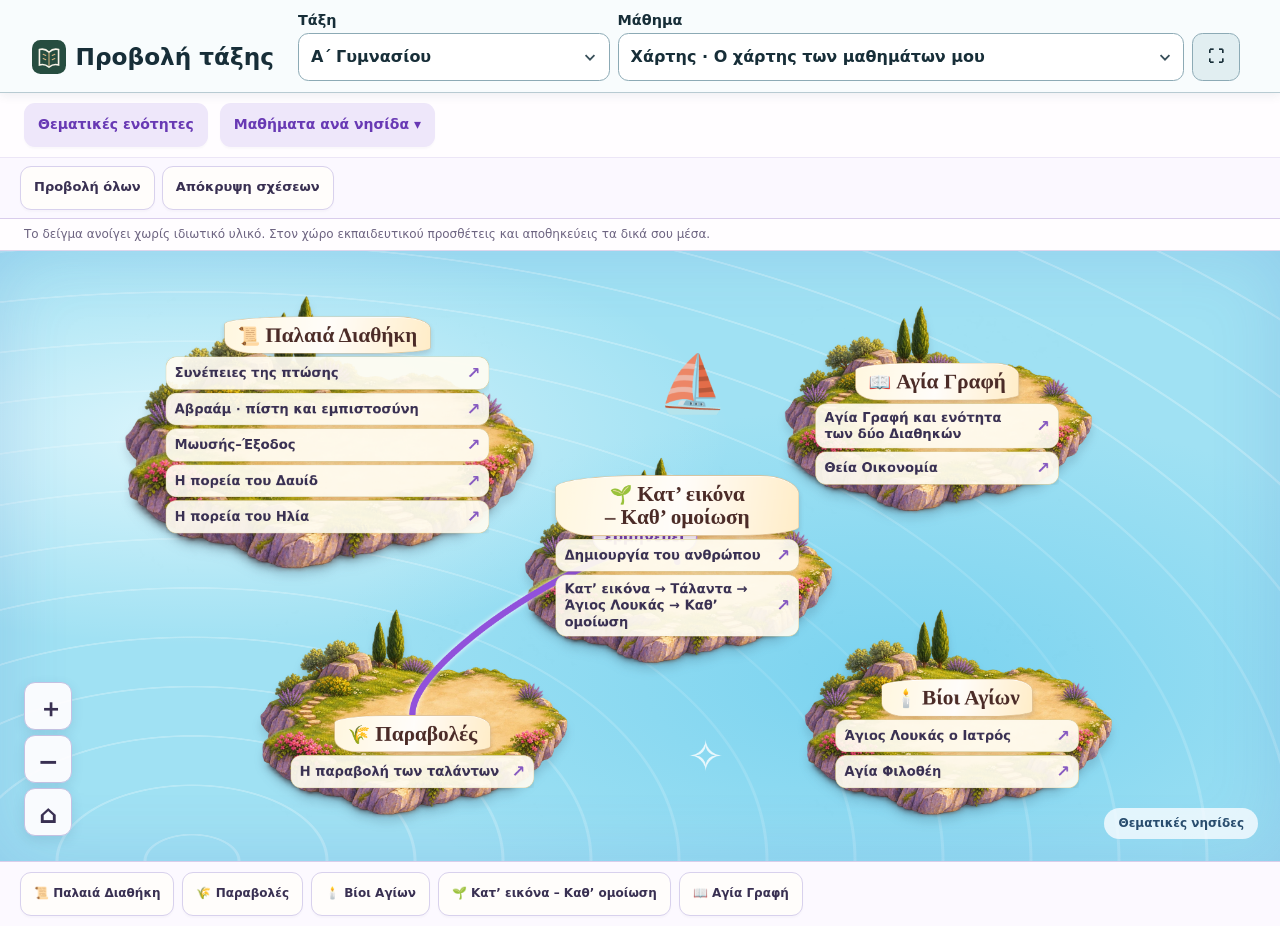
<file: index.html>
<!doctype html>
<html lang="el">
<head>
  <meta charset="utf-8">
  <meta name="viewport" content="width=device-width, initial-scale=1">
  <meta name="theme-color" content="#213e48">
  <title>Προβολή τάξης · Personal Page Pilot</title>
  <link rel="icon" href="icon.svg" type="image/svg+xml">
  <link rel="stylesheet" href="lesson-map.css">
  <link rel="stylesheet" href="classroom.css">
  <script type="module" src="classroom.mjs"></script>
</head>
<body>
  <header class="classroom-bar">
    <h1><img src="icon.svg" width="34" height="34" alt="">Προβολή τάξης</h1>
    <nav id="classroom-nav" aria-label="Επιλογή τάξης και μαθήματος" hidden>
      <label>Τάξη<select id="class-grade"></select></label>
      <label>Μάθημα<select id="class-lesson"></select></label>
      <button type="button" id="class-today" hidden>Σήμερα</button>
      <button type="button" id="class-fullscreen" hidden aria-label="Πλήρης οθόνη">⛶</button>
    </nav>
  </header>
  <div id="classroom-message" role="status"></div>
  <main id="classroom-map">
    <section class="classroom-empty" aria-live="polite">Φορτώνεται η προβολή τάξης…</section>
  </main>
</body>
</html>
</file>
<file: lesson-map.css>
/* The map owns its presentation surface; teacher history stays in the host app. */
#app>.lesson-map{max-width:none;width:100%;padding:0;margin:0;min-height:100dvh;color:#25213c;font-family:ui-rounded,"SF Pro Rounded",system-ui,-apple-system,BlinkMacSystemFont,"Segoe UI",sans-serif;background:#f7f5ff;display:flex;flex-direction:column}
.lesson-map *{box-sizing:border-box}.lesson-map button,.lesson-map input,.lesson-map select,.lesson-map textarea{font:inherit}.lesson-map button,.lesson-map a{touch-action:manipulation}
.lesson-map button{border:1px solid #d8d1ed;background:#fffdfb;color:#393052;border-radius:11px;padding:10px 13px;min-height:44px;font-weight:650;cursor:pointer;line-height:1.25;box-shadow:0 2px 2px #29194706}
.lesson-map button:hover{background:#f2ebff;border-color:#a68cde}.lesson-map button:disabled{opacity:.4;cursor:default}.lesson-map button:focus-visible,.lesson-map a:focus-visible,.lesson-map input:focus-visible,.lesson-map select:focus-visible,.lesson-map textarea:focus-visible{outline:3px solid #b27bff;outline-offset:3px}
.lesson-map button[aria-pressed=true],.lesson-map .lm-primary{background:#7043c7;border-color:#7043c7;color:#fff}.lesson-map .lm-primary:hover{background:#5c31ad}.lesson-map a{color:#5a329c;text-decoration:none;font-weight:650}
.lm-header{padding:12px 24px;display:flex;align-items:center;justify-content:space-between;gap:18px;background:linear-gradient(100deg,#fffcff,#f1eaff 60%,#e9f7ff);border-bottom:1px solid #d3caee;box-shadow:0 3px 20px #5e3e7210;z-index:3}
.lesson-map .lm-brand{display:flex;gap:12px;align-items:center;text-align:left;background:none;border:0;box-shadow:none;padding:0}.lm-brand>span{font-size:46px}.lm-brand strong{display:block;font-size:25px;letter-spacing:-.7px;color:#29213e}.lm-brand small{display:block;font-size:13px;font-weight:500;color:#736b87;margin-top:4px}
.lm-context{display:flex;flex-direction:column;gap:4px;align-items:center;font-size:14px;font-weight:650}.lm-privacy{font-size:11px;font-weight:500;color:#716980}.lm-header-actions{display:flex;gap:8px;align-items:center}.lm-header-actions>a{padding:12px;border:1px solid #cfc0e9;border-radius:12px}
.lm-breadcrumb{display:flex;align-items:center;gap:12px;padding:10px 24px;min-height:61px;font-size:14px;background:#fffdff}.lm-breadcrumb>span{color:#888096}.lm-breadcrumb>strong{max-width:65%;overflow:hidden;text-overflow:ellipsis;white-space:nowrap}.lesson-map .lm-breadcrumb>button{background:#eee7fa;border-color:transparent;color:#6839b4}.lm-version-badge{font-size:12px;background:#fff0d3;border-radius:20px;padding:5px 10px}
.lm-toolbar,.lm-presentation-tools{padding:8px 20px;display:flex;gap:7px;align-items:center;flex-wrap:wrap;border-top:1px solid #ece6f7;border-bottom:1px solid #d9cdec;background:#fbf8ff;z-index:3}.lm-toolbar>button,.lm-presentation-tools>button{font-size:13px}.lm-toolbar-spacer{flex:1}.lm-separator{width:1px;height:26px;background:#d8cde7;margin:0 4px}.lesson-map .lm-save{background:#e9f4ed;color:#235e42;border-color:#badac8}
.lm-status{padding:7px 24px;min-height:31px;font-size:12px;color:#6d6481;background:#fffdff;display:flex;align-items:center;gap:12px}.lm-status.lm-error{background:#fff0e9;color:#8c301f}.lm-status>button{font-size:12px;min-height:32px;padding:6px 10px}
.lm-main{display:flex;flex:1;min-height:0;border-top:1px solid #ded6ec}.lm-viewport{position:relative;flex:1;min-width:0;overflow:hidden;height:clamp(460px,calc(100dvh - 290px),1000px);touch-action:none;isolation:isolate;background-color:#a0e1f3;background-image:radial-gradient(ellipse at 15% 30%,#effcffbf,transparent 35%),radial-gradient(ellipse at 70% 70%,#61c9ed99,transparent 45%),repeating-radial-gradient(ellipse at 15% 100%,transparent 0 45px,#f9feff44 46px 48px,transparent 49px 88px);box-shadow:inset 0 0 70px #4369c42a}
.lm-city .lm-viewport{background-color:#eee5cf;background-image:radial-gradient(ellipse at 50% 44%,#fff8e8cc 5%,#ede7e099 45%,transparent 70%),radial-gradient(ellipse at 0 100%,#d2e4c8,transparent 35%),radial-gradient(ellipse at 100% 0,#e2d8ed,transparent 35%),repeating-linear-gradient(35deg,#ffffff15 0 2px,transparent 3px 28px);box-shadow:inset 0 0 80px #85659a20}
.lm-world{position:absolute;left:0;top:0;width:1600px;height:900px;transform-origin:0 0;will-change:transform}.lm-node{position:absolute;isolation:auto;transition:filter .15s;user-select:none}.lm-node.lm-selected .lm-node-title{outline:4px solid #b277e7;outline-offset:3px}.lm-node.lm-hidden-building{opacity:.5}.lm-sprite{position:absolute;width:100%;height:100%;object-fit:contain;pointer-events:none;filter:drop-shadow(0 12px 7px #30485d2b)}
.lm-node-content{position:absolute;left:6%;right:6%;bottom:4%;display:flex;flex-direction:column;align-items:center;gap:5px;z-index:6}.lm-island .lm-node-content{bottom:17%;left:12%;right:12%;max-height:83%}.lesson-map .lm-node-title{font-family:Georgia,"Times New Roman",serif;font-size:31px;line-height:1.1;min-height:48px;padding:10px 20px;background:linear-gradient(100deg,#fff7df,#fffdfa 50%,#ffedc8);color:#4b2b27;border:1px solid #dfc295;border-radius:36% 16% 28% 14% / 20% 32% 15% 35%;box-shadow:0 5px 9px #483a4a30,0 1px 0 #fff inset;max-width:100%;text-wrap:balance}.lm-node-title>span{display:inline-block;margin-right:8px;font-family:system-ui;font-size:29px}.lesson-map .lm-island .lm-node-title{font-size:34px}.lm-island-lessons{display:flex;flex-direction:column;gap:5px;width:100%;min-height:0;overflow-y:auto;overscroll-behavior-y:contain;scrollbar-width:thin;touch-action:pan-y}.lesson-map .lm-island-lessons>button{display:flex;flex:none;min-width:0;overflow-wrap:anywhere;align-items:center;justify-content:space-between;gap:10px;font-size:21px;text-align:left;background:#fffcf2ed;border:1px solid #dbcf9f;border-radius:17px;min-height:46px;padding:9px 13px;box-shadow:0 4px 8px #4b3c3820}.lm-island-lessons>button>span{color:#8659c1;font-size:26px}.lm-island-empty{display:block;text-align:center;font-size:19px;color:#59734c;font-weight:650;background:#faffdfaa;border-radius:20px;padding:9px}
.lesson-map .lm-building-open{border-radius:24px;border:2px solid #bda5d5;background:#fffdf5ee;min-height:45px;font-size:21px;padding:8px 20px;box-shadow:0 4px 6px #5c385121}.lm-building .lm-node-title{font-size:30px}.lm-building .lm-node-content{bottom:-1%}.lesson-map .lm-drag,.lesson-map .lm-resize{position:absolute;width:48px;height:48px;min-height:48px;border-radius:50%;z-index:7;padding:0;font-size:30px;border:2px solid #c19ee6;background:#fff8ffde;color:#654087;box-shadow:0 3px 5px #59336e33;touch-action:none}.lm-drag{left:6%;top:12%;cursor:grab!important}.lm-resize{right:4%;bottom:-1%;cursor:nwse-resize!important}.lm-node:not(.lm-selected) .lm-resize{opacity:.3}.lm-unrevealed{filter:grayscale(1);opacity:.22}.lm-unrevealed-label{font-size:60px;color:#6b5677}
.lm-threads,.lm-city-paths{position:absolute;inset:0;width:1600px;height:900px;overflow:visible;pointer-events:none}.lm-threads{z-index:4}.lm-threads path{stroke:#9151db;stroke-width:10;stroke-linecap:round;fill:none;filter:drop-shadow(0 0 4px white)}.lm-threads foreignObject{overflow:visible;pointer-events:auto;display:flex;justify-content:center}.lesson-map .lm-thread-label{display:block;max-width:280px;min-height:40px;font-size:23px;font-weight:750;border-radius:28px;background:#fff6ff;border:2px solid #c79aef;padding:8px 18px;box-shadow:0 3px 8px #7b50ab40;margin:0 auto;color:#743ca9}.lm-city-paths{z-index:-1}.lm-city-paths path{stroke:#fff9e1;stroke-width:39;fill:none;stroke-linecap:round;stroke-dasharray:2 10;filter:drop-shadow(0 2px 3px #b7a89d55)}
.lm-plaza{position:absolute;left:39%;top:38%;width:22%;height:24%;display:flex;flex-direction:column;align-items:center;justify-content:center;text-align:center;padding:20px 12px;background:radial-gradient(ellipse,#fff9ec 30%,#f7eacf9e 65%,transparent 70%);border-radius:50%;filter:drop-shadow(0 4px 9px #796c5933)}.lm-plaza>span{font-size:36px;color:#b18c42}.lm-plaza>h2{font-size:29px;line-height:1.2;margin:4px 0;font-family:Georgia,serif;color:#513b53}.lm-plaza>small{font-size:18px;text-transform:uppercase;letter-spacing:2px;color:#967c67}.lm-sea-decor{position:absolute;opacity:.8}.lm-sea-a{font-size:90px;left:47%;top:10%}.lm-sea-b{font-size:70px;left:50%;top:78%;color:#fff}
.lm-zoom-controls{position:absolute;bottom:25px;left:24px;display:flex;flex-direction:column;gap:5px;z-index:8}.lesson-map .lm-zoom-controls>button{width:48px;height:48px;font-size:25px;background:#fffdfff0;box-shadow:0 4px 12px #35567a22;border-color:#c4c1e2}.lm-canvas-caption{position:absolute;right:22px;bottom:22px;font-size:12px;font-weight:650;color:#294d6e;background:#f8fcffcc;border-radius:22px;padding:7px 14px;pointer-events:none}.lm-city .lm-canvas-caption{color:#796350;background:#fff8eccc}
.lm-inspector{width:306px;flex:0 0 306px;background:linear-gradient(#fffdfd,#f9f5ff);border-left:1px solid #d9ceeb;padding:20px 18px;max-height:clamp(460px,calc(100dvh - 290px),1000px);overflow:auto;font-size:13px;box-shadow:-7px 0 20px #745ca30b;z-index:4}.lm-inspector h2{font-size:18px;line-height:1.3;margin:0 0 15px}.lm-inspector h3{font-size:13px;font-weight:750;margin:24px 0 11px;color:#6a547c;text-transform:uppercase;letter-spacing:.4px}.lm-inspector p{color:#7a6c87;line-height:1.7}.lm-panel-symbol{font-size:42px;color:#ae7ad8;display:block;margin:10px 0 14px}.lm-panel-heading{display:flex;gap:8px;justify-content:space-between}.lm-panel-heading>button{min-height:32px;width:32px;height:32px;padding:0;flex-shrink:0}.lm-panel-buttons{display:flex;gap:6px;flex-wrap:wrap}.lm-inspector button{font-size:12px}.lm-inspector>.lm-primary{width:100%}.lm-material-list{padding:0;list-style:none;display:flex;flex-direction:column;gap:9px}.lm-material-list>li{border:1px solid #e3d9ed;border-radius:12px;padding:9px;background:#fff}.lm-material-list>li>div{display:flex;gap:5px;justify-content:flex-end;margin-top:5px}.lesson-map .lm-entry-open{text-align:left;width:100%;font-size:13px;min-height:35px;border:0;box-shadow:none;padding:2px 0;background:none}.lm-material-list>li>div>button{padding:3px 8px;min-height:33px}.lm-reveal-order{padding:0;list-style:none}.lm-reveal-order>li{display:flex;justify-content:space-between;gap:10px;align-items:center;margin-bottom:6px}.lm-reveal-order>li>button{min-height:32px;padding:4px 10px}.lm-connection-list>div{background:#fff;border:1px solid #e3d9ed;border-radius:12px;margin-bottom:8px;padding:9px}.lm-connection-list label{display:flex;gap:7px}.lm-connection-list button{min-height:30px;font-size:11px;padding:5px 9px}
.lm-quick-nav{display:flex;gap:8px;padding:10px 20px;border-top:1px solid #d9ceeb;background:#fcf9ff;overflow:auto}.lm-quick-nav>button{white-space:nowrap;font-size:12px;font-weight:600}.lm-after-lesson{text-align:right;padding:8px 20px;background:#fffdfd}.lm-after-lesson button{font-size:12px;min-height:36px}
.lesson-map .lm-dialog{color:#2e2740;border:1px solid #d7c8e8;padding:0;border-radius:22px;width:min(620px,calc(100vw - 28px));max-height:calc(100dvh - 30px);box-shadow:0 24px 100px #22133855;background:#fffdfb;margin:auto}.lm-dialog::backdrop{background:#21182d88;backdrop-filter:blur(5px)}.lm-dialog>header{display:flex;gap:12px;align-items:center;justify-content:space-between;padding:18px 23px;border-bottom:1px solid #e4d9ee;background:linear-gradient(110deg,#fff9ed,#f5edff)}.lm-dialog>header>h2{font-size:20px;line-height:1.3;margin:0}.lesson-map .lm-close{width:44px;height:44px;flex-shrink:0;padding:0;font-size:20px}.lm-dialog-body{padding:22px;overflow:auto}.lm-form{display:flex;flex-direction:column;gap:16px}.lm-form label{display:flex;flex-direction:column;gap:7px;font-size:13px;font-weight:650}.lm-form label>span{font-weight:450;color:#84758d}.lm-form input,.lm-form select,.lm-form textarea{border:1px solid #d4c4e3;border-radius:10px;background:#fff;padding:11px 12px;width:100%;color:#332a43;min-height:44px}.lm-form textarea{resize:vertical;line-height:1.6}.lm-form .lm-check{flex-direction:row;align-items:center}.lm-check input{width:22px;min-height:22px}.lm-form-actions{display:flex;justify-content:flex-end;gap:9px}.lm-form-error:empty{display:none}.lm-form-row{display:flex;gap:12px}.lm-form-row>label{flex:1}.lm-import-choices{display:grid;grid-template-columns:1fr 1fr;gap:12px}.lesson-map .lm-import-choices>button{display:flex;flex-direction:column;gap:8px;align-items:center;justify-content:center;min-height:145px;background:#fbf8ff}.lm-import-choices>button>span{font-size:32px}.lm-import-choices strong{font-size:15px}.lm-import-choices small{font-size:11px;font-weight:500;color:#81708e}
.lesson-map .lm-viewer{width:min(1500px,calc(100vw - 28px));height:min(1000px,calc(100dvh - 28px));max-width:none}.lm-viewer .lm-dialog-body{padding:0;height:calc(100% - 81px);display:flex;flex-direction:column;overflow:hidden}.lm-viewer-controls,.lm-image-tools,.lm-pdf-tools{display:flex;gap:7px;padding:10px 16px;align-items:center;flex-wrap:wrap;background:#f9f5ff;border-bottom:1px solid #e6ddee}.lm-viewer-controls>select{flex:1;min-width:100px;min-height:44px;border:1px solid #d8cae5;border-radius:11px;padding:8px;background:#fff;font-size:14px}.lm-viewer-controls>button,.lm-image-tools>button{font-size:12px}.lm-viewer-status{padding:6px 18px;font-size:12px;color:#7b6b8a;min-height:30px}.lm-viewer-media{flex:1;min-height:0;display:flex;flex-direction:column;overflow:auto;background:#f6f2ef}.lm-reading{max-width:900px;padding:35px 45px;margin:0 auto;font-size:clamp(18px,2vw,27px);line-height:1.85;color:#3f3546;background:#fffdf6;width:100%;overflow:auto;user-select:text}.lm-reading>h3{font-size:1.2em;color:#6a428c;margin:0 0 24px}.lm-empty{text-align:center;max-width:680px;margin:auto;padding:50px 20px;line-height:1.8}.lm-empty>span{font-size:62px;color:#b389cf}.lm-empty>h3{font-size:24px;color:#65417d}.lm-empty a{display:inline-block;padding:11px 20px;margin-top:12px;background:#eee3f7;border-radius:11px}.lm-image-tools{padding:7px 12px}.lm-image-tools>button{padding:8px 10px;min-height:39px}.lm-image-viewport{flex:1;min-height:0;overflow:auto;background:repeating-conic-gradient(#eeeaf0 0% 25%,#f7f4fa 0% 50%) 50% / 20px 20px;touch-action:pan-x pan-y}.lm-image-page{position:relative;width:100%;line-height:0;min-width:100px}.lm-image-page>img{display:block;width:100%;height:auto;pointer-events:none;user-select:none}.lm-image-overlay{position:absolute;inset:0;width:100%;height:100%;overflow:visible}.lm-image-overlay polyline{fill:none;stroke-linecap:round;stroke-linejoin:round;vector-effect:non-scaling-stroke}.lm-ink{stroke:#e75833;stroke-width:5}.lm-relation-line{stroke:#8446dc;stroke-width:6;filter:drop-shadow(0 0 2px #fff)}.lm-image-overlay text{font:bold 22px system-ui;fill:#5c299a;paint-order:stroke;stroke:#fffaf1;stroke-width:7px;stroke-linejoin:round}.lm-region{fill:#ffe24e33;stroke:#d78728;stroke-width:3;vector-effect:non-scaling-stroke}.lm-image-curtain{position:absolute;inset:0;background:linear-gradient(120deg,#ebdef8,#fff6df);display:grid;place-items:center;font-size:90px;color:#b594ce;line-height:1}.lm-image-curtain[hidden]{display:none}.lm-resource-link{display:flex;gap:15px;align-items:center;justify-content:space-between;padding:9px 16px;background:#fffbf6;font-size:12px}.lm-resource-link>span{font-size:11px;color:#806f83}.lm-resource-link>button{font-size:11px;min-height:34px;padding:7px 10px}.lm-region-buttons{display:flex;gap:6px;padding:5px 12px;flex-wrap:wrap;background:#fff9ec}.lm-region-buttons:empty{display:none}.lm-region-buttons>button{font-size:12px;min-height:34px;padding:5px 10px}.lm-html-frame{width:100%;flex:1;border:0;min-height:400px;background:#fff}.lm-pdf-page{overflow:auto;padding:15px;flex:1;min-height:0}.lm-pdf-page>canvas{display:block;margin:0 auto;background:#fff;box-shadow:0 3px 18px #45334e29}.lm-pdf-tools{justify-content:center}.lm-synthesis{padding:30px;max-width:1100px;margin:auto;display:flex;flex-direction:column;gap:20px}.lm-synthesis article{padding:25px;background:#faf5ff;border:1px solid #e1d3ee;border-radius:20px;text-align:center}.lm-synthesis article[hidden]{display:none}.lm-synthesis article>p{display:flex;gap:18px;align-items:center;justify-content:center;flex-wrap:wrap;font-size:24px}.lm-synthesis em{font-style:normal;background:#ece0ff;padding:10px 20px;border-radius:30px;color:#733fa7}.lm-synthesis article>div{font-size:21px;line-height:1.7;color:#776181}.lm-relation-phrase{font-size:23px;line-height:1.7;padding:15px}.lm-load-error{padding:50px}
.canvas-review{margin:24px 0;padding:20px;background:#f8f3ff;border:1px solid #dcd0ec;border-radius:16px}.canvas-review h2{font-size:20px}.canvas-review-buildings{display:grid;gap:10px;margin:15px 0}.canvas-review-buildings>div{padding:12px;background:white;border-radius:10px}.canvas-review-buildings strong{display:block;margin-bottom:8px}.canvas-review label{display:block;margin:6px 0;font-size:13px}.canvas-review textarea{display:block;width:100%;min-height:80px;border:1px solid #d4c4e3;border-radius:9px;padding:10px;font:inherit}.canvas-review input[type=checkbox]{margin-right:7px;width:18px;height:18px;vertical-align:middle}
@media(min-width:1900px){.lm-inspector{width:350px;flex-basis:350px}.lm-header{padding-inline:36px}.lm-toolbar{padding-inline:30px}}
@media(max-width:1000px){.lm-header{padding:9px 14px;gap:10px}.lm-brand strong{font-size:21px}.lm-brand small{font-size:11px}.lm-brand>span{font-size:36px}.lm-context{font-size:12px}.lm-inspector{width:260px;flex-basis:260px;padding:16px 12px}.lm-toolbar{padding:8px 12px}.lm-toolbar>button{font-size:12px}.lm-toolbar-spacer{display:none}.lm-breadcrumb{padding-inline:14px}.lm-status{padding-inline:14px}.lm-reading{padding:25px}.lm-resource-link>span{display:none}}
@media(max-width:700px){.lm-header{flex-wrap:wrap}.lm-brand strong{font-size:20px}.lm-header-actions{margin-left:auto}.lm-header-actions>button{font-size:12px;padding:8px;min-height:42px}.lm-context{display:none}.lm-breadcrumb{gap:7px;min-height:53px;padding:7px 10px}.lm-breadcrumb>span:not(.lm-version-badge){display:none}.lm-breadcrumb>button{font-size:11px;padding:8px}.lm-breadcrumb>strong{font-size:12px;max-width:55%;white-space:normal}.lm-toolbar{gap:5px;flex-wrap:nowrap;overflow:auto;padding:7px 9px}.lm-toolbar>button{white-space:nowrap;flex-shrink:0;font-size:11px}.lm-separator{flex-shrink:0}.lm-status{font-size:10px;min-height:36px;padding:6px 10px}.lm-main{flex-direction:column}.lm-viewport{flex:none;width:100%;height:max(390px,calc(100dvh - 295px));min-height:390px}.lm-inspector{width:100%;flex:0 0 auto;max-height:340px;border-left:0;border-top:1px solid #ddcfea;padding:14px 17px}.lm-inspector h3{margin-top:17px}.lm-inspector>.lm-panel-symbol{display:none}.lm-inspector>p{font-size:12px}.lm-zoom-controls{bottom:12px;left:12px}.lesson-map .lm-zoom-controls>button{width:44px;height:44px}.lm-canvas-caption{font-size:9px;right:10px;bottom:12px;max-width:65%}.lm-quick-nav{padding:8px 10px;gap:6px}.lm-quick-nav>button{font-size:12px;min-height:44px}.lm-presentation-tools{flex-wrap:nowrap;overflow:auto;padding:7px 10px}.lm-presentation-tools>button{white-space:nowrap;font-size:11px}.lm-after-lesson{padding:7px 10px}.lm-after-lesson>button{font-size:11px;width:100%}.lm-dialog>header{padding:12px 16px}.lm-dialog>header>h2{font-size:17px}.lm-dialog-body{padding:16px}.lm-form-row{flex-direction:column}.lm-import-choices{gap:8px}.lm-import-choices small{font-size:10px}.lm-import-choices>button{padding:10px}.lesson-map .lm-viewer{width:calc(100vw - 10px);height:calc(100dvh - 12px);max-height:calc(100dvh - 12px);border-radius:14px}.lm-viewer .lm-dialog-body{height:calc(100% - 70px)}.lm-viewer-controls{gap:4px;padding:7px}.lm-viewer-controls>button{font-size:10px;padding:8px;min-height:40px}.lm-viewer-controls>select{font-size:12px;min-width:100px;flex-basis:50%;order:-1}.lm-viewer-controls>[data-fullscreen]{display:none}.lm-image-tools{gap:4px;padding:7px;flex-wrap:nowrap;overflow:auto;flex-shrink:0}.lm-image-tools>button{white-space:nowrap;font-size:11px;min-height:44px}.lm-reading{padding:24px 20px;font-size:19px}.lm-synthesis{padding:17px}.lm-synthesis article{padding:16px}.lm-synthesis article>p{font-size:18px;gap:9px}.lm-synthesis article>div{font-size:17px}}
@media(prefers-reduced-motion:reduce){.lesson-map *{transition:none!important;scroll-behavior:auto!important}}

/* Notes import stays a scrolling form, rather than a media viewer. */
.lesson-map .lm-dialog:has(.ni-steps){width:min(1120px,calc(100vw - 28px));height:auto}
.lm-dialog:has(.ni-steps) .lm-dialog-body{display:block;height:auto;max-height:calc(100dvh - 125px);overflow:auto;padding:22px}
.ni-steps{display:flex;gap:10px;flex-wrap:wrap;margin-bottom:20px}.ni-steps>span{padding:9px 14px;border-radius:20px;background:#f3edf8;color:#786d86;font-size:13px}.ni-steps>.active{background:#7750af;color:white}
.ni-file-label{display:flex;flex-direction:column;gap:12px;padding:20px;border:1px dashed #bba4d4;border-radius:16px;background:#fcf8ff}.ni-file-label input{font:inherit}
.ni-help,.ni-warning{font-size:13px;line-height:1.6;color:#6e6277}.ni-warning{padding:12px;background:#fff3d9;border-radius:10px}
.ni-region-controls{display:flex;align-items:center;gap:10px;flex-wrap:wrap;margin:15px 0}.ni-region-controls label{display:flex;gap:10px;align-items:center}.ni-region-controls select{padding:10px;border:1px solid #d4c4e3;border-radius:10px;max-width:100%}
.ni-source-page{position:relative;max-width:650px;margin:15px auto;border:1px solid #d4c4e3;line-height:0}.ni-source-page>canvas{width:100%;height:auto}.ni-source-page>svg{position:absolute;inset:0;width:100%;height:100%;touch-action:none;cursor:crosshair}.ni-source-page rect{fill:#9c61e323;stroke:#8b40cc;stroke-width:4;vector-effect:non-scaling-stroke}
.ni-region-row{display:flex;justify-content:space-between;align-items:center;padding:8px 0;border-bottom:1px solid #ece4f3;font-size:14px}
.ni-review fieldset{border:1px solid #ded0ec;padding:18px;border-radius:15px}.ni-review input[type=checkbox]{width:22px;min-height:22px;flex-shrink:0}.ni-review .ni-crop-choice,.ni-result>label{display:flex;flex-direction:row;align-items:center;flex-wrap:wrap;gap:12px;font-size:15px}.ni-crop-choice>img{display:block;width:100%;max-height:360px;object-fit:contain;object-position:left;border:1px solid #eee6f2;margin:10px 0 20px;background:#fafafa}
.ni-result{padding:17px;border:1px solid #dfd2eb;border-radius:14px;margin:12px 0;background:#fff}.ni-result p,.ni-result small{font-size:13px;line-height:1.6;color:#776681}.ni-result>select{max-width:320px;margin-top:7px}.ni-review [data-matches]{max-height:480px;overflow:auto;padding:3px}.ni-review [data-selected]{position:sticky;bottom:0;background:#f4edf9;padding:12px;border-radius:12px}.ni-review [data-error]{color:#b52c40}.ni-review .lm-form-actions{flex-wrap:wrap}
@media(max-width:700px){.lm-dialog:has(.ni-steps) .lm-dialog-body{padding:15px}.ni-steps{gap:5px}.ni-steps>span{font-size:11px;padding:8px}.ni-result{padding:12px}.ni-region-controls select{font-size:12px}.ni-region-row{font-size:12px}}

/* Map context and the teacher's cross-lesson atlas. */
.lm-context{display:flex;align-items:center;gap:9px;flex-wrap:wrap}.lm-map-picker{display:flex;flex-direction:column;gap:3px;font-size:11px;font-weight:700;color:#6a547c}.lm-map-picker select{max-width:300px;min-height:38px;border:1px solid #cfc1df;border-radius:10px;padding:6px 9px;background:#fff;color:#372d48;font:inherit;font-size:12px}.lm-shared-notice{margin:0;padding:9px 24px;background:#e9f4ff;color:#284f75;font-size:12px;line-height:1.5}.lm-style-jerusalem .lm-viewport{background-color:#d9c49c;background-image:radial-gradient(ellipse at 20% 20%,#faf0d8c9,transparent 50%),repeating-radial-gradient(ellipse at 10% 100%,transparent 0 55px,#fff3d330 56px 58px,transparent 59px 100px)}.lm-style-jerusalem.lm-city .lm-viewport{background-color:#e6d4b4;background-image:radial-gradient(ellipse,#fff8e4a8,transparent 65%),repeating-linear-gradient(25deg,#bba98618 0 2px,transparent 3px 32px)}.lm-style-mediterranean .lm-viewport{background-color:#82cad9;background-image:radial-gradient(ellipse at 20% 20%,#e1f6f9b0,transparent 45%),repeating-radial-gradient(ellipse at 10% 100%,transparent 0 55px,#fff8dd55 56px 58px,transparent 59px 100px)}.lm-style-mediterranean.lm-city .lm-viewport{background-color:#e3d9bf;background-image:radial-gradient(ellipse,#fff8e5c9,transparent 60%),linear-gradient(130deg,#8ebfc250,transparent 45%)}.lm-style-mediterranean .lm-node-title{border-color:#b59d79}.lm-style-jerusalem .lm-node-title{color:#66462c}.lm-atlas.lm-viewer .lm-dialog-body{display:block;overflow:auto;padding:18px 22px}.lm-atlas-help{line-height:1.6;color:#796681;font-size:13px}.lm-atlas-filters{display:flex;align-items:end;gap:18px;flex-wrap:wrap;margin:15px 0}.lm-atlas-filters label{display:flex;flex-direction:column;gap:6px;font-size:13px}.lm-atlas-filters input[type=search]{min-height:42px;border:1px solid #cbbbdb;border-radius:10px;padding:8px 12px;max-width:100%}.lm-atlas-filters .lm-check{flex-direction:row;align-items:center;min-height:42px}.lm-atlas-legend{display:flex;gap:18px;flex-wrap:wrap;font-size:12px;padding:10px 0}.lm-link-same{color:#286fbb}.lm-link-file{color:#267552}.lm-link-relation{color:#8954a3}.lm-atlas-maps{display:grid;grid-template-columns:repeat(auto-fit,minmax(220px,1fr));gap:24px;position:relative;padding:16px 0}.lm-atlas-maps>section{padding:14px;background:#f8f3edb8;border:1px solid #dfd4e7;border-radius:14px;min-width:0;z-index:1}.lm-atlas-maps h3{font-size:15px;margin:0 0 16px}.lm-atlas-maps h3 small{display:block;font-size:12px;font-weight:500;margin-top:5px;line-height:1.5}.lesson-map .lm-atlas-city{display:block;width:100%;text-align:left;padding:12px;background:#fffcf8;font-size:13px;border:1px solid #d1c1df;min-height:65px}.lm-atlas-city.active{outline:3px solid #6292cf}.lm-atlas-city small{display:block;font-size:11px;margin-top:7px}.lesson-map .lm-atlas-open{min-height:30px;padding:4px;font-size:11px;background:none;border:0;box-shadow:none;margin:3px 0 14px}.lm-atlas-detail{padding:16px 0}.lm-atlas-detail h3{font-size:20px}.lm-atlas-detail h4{font-size:15px;margin:25px 0 12px}.lm-atlas-material,.lm-atlas-relation{background:#fff;border:1px solid #ded0e7;border-radius:12px;padding:14px;margin:10px 0;font-size:13px;line-height:1.6}.lm-atlas-material>small{display:block;margin:4px 0 10px;color:#806c87}.lm-atlas-material button,.lm-atlas-relation button{font-size:12px;margin:3px}.lm-atlas-relation>span{font-size:11px;padding:4px 8px;background:#f3eafa;border-radius:10px}.lm-atlas-links{position:absolute;inset:0;width:100%;height:100%;overflow:visible;pointer-events:none;z-index:2}.lm-atlas-links path{stroke-width:4;fill:none;opacity:.75}.lm-atlas-links .same{stroke:#286fbb}.lm-atlas-links .file{stroke:#267552}.lm-atlas-links .proposed{stroke:#8954a3;stroke-dasharray:9 7}.lm-atlas-links .confirmed{stroke:#8954a3}.lm-atlas-city,.lm-atlas-open{position:relative;z-index:3}
@media(max-width:760px){.lm-header{flex-wrap:wrap;padding:12px}.lm-context{width:100%}.lm-map-picker{flex:1;min-width:100px}.lm-map-picker select{width:100%;max-width:100%}.lm-atlas.lm-viewer .lm-dialog-body{padding:12px}.lm-atlas-maps{grid-template-columns:1fr}.lm-shared-notice{padding:9px 12px}}

.lm-saving .lm-viewport{pointer-events:none}
.lesson-map:fullscreen { overflow: auto; }
.lm-island .lm-node-title,
.lm-island-period { flex: none; }

.lm-workspace-layout {
  display: grid;
  grid-template-columns: minmax(0, 1fr);
  align-items: start;
}
@media (min-width: 1101px) {
  .lm-workspace-layout:has(> .lm-lesson-list:not([hidden])) {
    grid-template-columns: clamp(16rem, 24vw, 21rem) minmax(0, 1fr);
  }
}
.lm-breadcrumb:has(.lm-lesson-list-toggle) { flex-wrap: wrap; }
.lm-lesson-list-toggle { user-select: none; }
.lm-lesson-list-toggle > span { display: inline-block; }
.lm-lesson-list-toggle[aria-expanded="true"] > span { transform: rotate(180deg); }
.lm-lesson-list {
  gap: 16px;
  min-width: 0;
  padding: 16px;
  border: 1px solid var(--lm-island-line, #ded6ec);
  background: var(--lm-island-surface, #fbf8ff);
  color: var(--lm-island-ink, #393052);
}
.lm-lesson-list:not([hidden]) { display: grid; }
.lm-lesson-list h3 { margin: 0; font-size: .92rem; overflow-wrap: anywhere; }
.lm-lesson-group ul {
  display: grid;
  gap: 5px;
  list-style: none;
  margin: 6px 0 0;
  padding: 0;
}
.lesson-map .lm-lesson-group button {
  width: 100%;
  padding: 8px 10px;
  font-size: .875rem;
  text-align: start;
  overflow-wrap: anywhere;
}
.lesson-map .lm-lesson-list-map {
  display: none;
  font-size: .85rem;
}

@media (max-width: 1100px) {
  .lm-lesson-list { grid-template-columns: repeat(auto-fit, minmax(min(100%, 16rem), 1fr)); }
  .lesson-map .lm-lesson-list-map { display: block; grid-column: 1 / -1; justify-self: end; }
  #classroom-map .lm-workspace-layout .lm-viewport { scroll-margin-block-start: 11rem; }
}

.lm-transfer-picker {
  display: grid;
  align-content: center;
  gap: 8px;
  min-width: 0;
  padding: 16px;
  border: 1px solid #d7c8e8;
  border-radius: 14px;
  background: #fff;
}
.lm-transfer-picker input { width: 100%; min-width: 0; }

/* The planets and their cities share the same coordinate system as the islands. */
.lm-style-planets {
  --planet-glow: #a9bce8;
  --planet-land: #18283f;
}
.lm-style-planets[data-planet-surface="search"], .lm-planet[data-planet-artwork="search"] {
  --planet-glow: #f1bc77;
  --planet-land: #33233d;
}
.lm-style-planets[data-planet-surface="creation"], .lm-planet[data-planet-artwork="creation"] {
  --planet-glow: #91e0c5;
  --planet-land: #173b38;
}
.lm-style-planets[data-planet-surface="trinity"], .lm-planet[data-planet-artwork="trinity"] {
  --planet-glow: #f2d393;
  --planet-land: #293651;
}
.lm-style-planets[data-planet-surface="judgement"], .lm-planet[data-planet-artwork="judgement"] {
  --planet-glow: #e6c3aa;
  --planet-land: #242c49;
}
.lm-style-planets .lm-header {
  background: linear-gradient(105deg,#10192c,#192641 70%,#102332);
  border-color: #394c6a;
}
.lm-style-planets .lm-brand strong { color: #f8f4ec; }
.lm-style-planets .lm-brand small,
.lm-style-planets .lm-map-picker,
.lm-style-planets .lm-privacy { color: #c7d4ed; }
.lm-style-planets .lm-context { display: flex; }
.lm-style-planets .lm-viewport {
  background-color: #091323;
  background-image:
    radial-gradient(ellipse at 21% 26%,#33436788,transparent 54%),
    radial-gradient(ellipse at 81% 78%,#23455f88,transparent 55%),
    radial-gradient(circle,#d9e7ff9c 0 1px,transparent 1.5px),
    radial-gradient(circle,#9eacc77a 0 1px,transparent 1.5px);
  background-size: auto,auto,65px 79px,113px 91px;
  background-position: center,center,7px 11px,31px 43px;
  box-shadow: inset 0 0 90px #0007;
}
.lm-style-planets.lm-city .lm-viewport {
  background-color: var(--planet-land);
  background-image: radial-gradient(ellipse at 50% 48%,var(--planet-land),#0b1529 86%);
}
.lm-planet .lm-sprite { filter: drop-shadow(0 12px 30px #0009); }
.lm-planet-fallback {
  top: 2%;
  left: 50%;
  width: min(90%,410px);
  height: auto;
  aspect-ratio: 1;
  transform: translateX(-50%);
  border-radius: 50%;
  background: radial-gradient(circle at 36% 24%,#a5c1e3,#526e9a 42%,#1c2a46 77%);
}
.lm-style-planets .lm-planet .lm-node-content {
  bottom: 14%;
  left: 12%;
  right: 12%;
  gap: 5px;
}
.lesson-map.lm-style-planets .lm-node-title {
  border: 1px solid var(--planet-glow);
  border-radius: 10px;
  background: #0d182ef5;
  color: #fff8eb;
  text-shadow: none;
  box-shadow: 0 4px 12px #050b1980;
}
.lesson-map.lm-style-planets .lm-planet .lm-node-title {
  padding: 8px 14px;
  font-size: 28px;
}
.lm-style-planets .lm-node-title > span { color: var(--planet-glow); }
.lesson-map.lm-style-planets .lm-planet .lm-island-lessons > button {
  justify-content: space-between;
  gap: 8px;
  min-height: 46px;
  border: 1px solid #f8ead5;
  border-radius: 8px;
  background: #fff6e8;
  color: #19243c;
  font-size: 21px;
}
.lm-style-planets .lm-planet .lm-island-lessons > button:hover { background: #fffdf3; }
.lm-planet-ground {
  position: absolute;
  z-index: -2;
  left: 50%;
  top: -230px;
  width: 1600px;
  height: 1450px;
  transform: translateX(-50%);
  object-fit: contain;
  opacity: .32;
  mask-image: radial-gradient(ellipse at 50% 46%,#000 15%,#000b 49%,transparent 72%);
  pointer-events: none;
}
.lm-style-planets .lm-city-paths path { stroke: var(--planet-glow); opacity: .24; }
.lm-style-planets .lm-plaza {
  background: radial-gradient(ellipse,#0c172bea 39%,#0c172bda 61%,transparent 72%);
  filter: none;
}
.lm-style-planets .lm-plaza > h2 { color: #fff8ea; font-size: 31px; }
.lm-style-planets .lm-plaza > span,
.lm-style-planets .lm-plaza > small { color: var(--planet-glow); }
.lm-style-planets .lm-plaza > small {
  font-size: 17px;
  letter-spacing: .02em;
  text-transform: none;
}
.lm-style-planets .lm-building .lm-sprite { filter: drop-shadow(0 12px 12px #050b19b3); }
.lm-style-planets .lm-canvas-caption {
  color: #f5eada;
  background: #101e33e6;
  border: 1px solid #93a9cf72;
}
.lm-style-planets .lm-planet-cities { flex-wrap: wrap; }
.lm-style-planets .lm-planet-cities > button {
  min-height: 44px;
  max-width: 100%;
  white-space: normal;
  text-align: left;
}
@media (max-width: 700px) {
  .lm-style-planets.lm-archipelago .lm-viewport { height: clamp(280px,47dvh,450px); }
  .lm-style-planets .lm-planet-cities { display: grid; grid-template-columns: repeat(2,minmax(0,1fr)); padding-inline: 10px; }
}

.lm-style-byzantium {
  --byzantine-ink: #311d21;
  --byzantine-gold: #e3bf77;
}
.lm-style-byzantium .lm-header {
  background: linear-gradient(112deg,#fff3da,#fffdf3 56%,#f0ddbc);
  border-color: #ddc095;
}
.lm-style-byzantium .lm-viewport {
  background-color: #1d5961;
  background-image: radial-gradient(ellipse at 50% 38%,#71a69783,transparent 62%),
    repeating-radial-gradient(ellipse at 0% 100%,transparent 0 46px,#caedda26 47px 48px,transparent 50px 78px);
}
.lm-style-byzantium.lm-city .lm-viewport {
  background-color: #e8d1a5;
  background-image: radial-gradient(ellipse at 48% 48%,#fff8e2,transparent 68%),
    repeating-linear-gradient(34deg,#8a553412 0 1px,transparent 3px 36px);
}
.lm-chronology {
  position: absolute;
  inset: 0;
  width: 1600px;
  height: 900px;
  overflow: visible;
  pointer-events: none;
  z-index: 3;
}
.lm-chronology > path {
  fill: none;
  stroke: #ffe2a3;
  stroke-width: 10;
  stroke-linecap: round;
  filter: drop-shadow(0 2px 2px #12383e);
}
.lm-chronology marker path { fill: #ffe2a3; }
.lm-style-byzantium .lm-sprite { filter: drop-shadow(0 12px 10px #33251d50); }
.lm-style-byzantium .lm-island .lm-node-content {
  bottom: 0;
  inset-inline: 5%;
  gap: 4px;
}
.lesson-map.lm-style-byzantium .lm-node-title {
  border-radius: 12px;
  border-color: var(--byzantine-gold);
  color: var(--byzantine-ink);
}
.lesson-map.lm-style-byzantium .lm-island .lm-node-title {
  background: #3d2730;
  color: #fff5db;
  font-size: 35px;
  padding: 9px 17px;
  box-shadow: 0 3px 9px #192d2b80;
}
.lm-style-byzantium .lm-island .lm-node-title > span { display: none; }
.lm-island-period {
  color: #fff3d2;
  font-size: 22px;
  font-weight: 700;
  line-height: 1.2;
  background: #25494b;
  border: 1px solid #e3bf77;
  border-radius: 999px;
  padding: 4px 12px;
}
.lm-style-byzantium .lm-island-lessons {
  display: grid;
  grid-template-columns: repeat(2,minmax(0,1fr));
  gap: 6px;
  max-height: 168px;
  overflow: auto;
}
.lesson-map.lm-style-byzantium .lm-island-lessons > button {
  min-height: 55px;
  min-width: 0;
  border-radius: 10px;
  border-color: #d7ae71;
  color: var(--byzantine-ink);
  background: #fff7e3;
  padding: 6px 11px;
  line-height: 1.12;
}
.lm-style-byzantium .lm-island-lessons > button:only-child {
  grid-column: 1 / -1;
  justify-self: center;
}
.lm-style-byzantium .lm-island-lessons > button > span {
  font-size: 22px;
  color: #653745;
}
.lm-style-byzantium .lm-island-lessons > button > .lm-city-label {
  font-size: 22px;
  color: inherit;
  overflow-wrap: anywhere;
}
.lm-city-label small,
.lm-byzantium-nav small {
  display: block;
  font-size: .78em;
  color: #6b4c27;
  margin-top: 2px;
}
.lm-style-byzantium .lm-plaza > h2 { color: var(--byzantine-ink); }
.lm-style-byzantium .lm-building-open { border-color: var(--byzantine-gold); }
.lm-byzantium-nav { display: none; }

@media (max-width: 760px) {
  .lm-style-byzantium.lm-archipelago .lm-viewport { height: clamp(280px,46dvh,425px); }
  .lm-byzantium-nav {
    display: grid;
    gap: 12px;
    padding: 12px;
    background: #fbf3e2;
  }
  .lm-byzantium-nav-period > h3 {
    color: var(--byzantine-ink);
    font-size: 14px;
    margin: 0 0 6px;
  }
  .lm-byzantium-nav-period > div {
    display: grid;
    grid-template-columns: repeat(2,minmax(0,1fr));
    gap: 6px;
  }
  .lm-byzantium-nav-period button {
    min-height: 46px;
    padding: 6px;
    font-size: 13px;
    white-space: normal;
  }
}
.lm-style-world-religions {
  --lm-island-ink: #153b40;
  --lm-island-accent: #1c655f;
  --lm-island-line: #87aaa5;
  --lm-island-surface: #f6f4e8;
  --lm-island-ground: #b1d5cf;
  --lm-island-grid: #245c6015;
}

.lm-style-modern-orthodox {
  --lm-island-ink: #573223;
  --lm-island-accent: #8a4a32;
  --lm-island-line: #c29b80;
  --lm-island-surface: #fff7e9;
  --lm-island-ground: #dfcfac;
  --lm-island-grid: #8f664f13;
}

.lm-style-modern-city {
  --lm-island-ink: #19384a;
  --lm-island-accent: #2d5e72;
  --lm-island-line: #8fa9b7;
  --lm-island-surface: #f2f7f8;
  --lm-island-ground: #bfd0d7;
  --lm-island-grid: #35597219;
}

.lm-illustrated-islands .lm-header {
  background: linear-gradient(110deg, #fffefa, var(--lm-island-surface) 58%, var(--lm-island-ground));
  border-bottom-color: var(--lm-island-line);
}

.lm-illustrated-islands.lm-archipelago .lm-viewport {
  background-color: var(--lm-island-ground);
  background-image: radial-gradient(ellipse at 50% 42%, #ffffff8c, transparent 72%),
    linear-gradient(var(--lm-island-grid) 1px, transparent 1px),
    linear-gradient(90deg, var(--lm-island-grid) 1px, transparent 1px);
  background-size: auto, 56px 56px, 56px 56px;
  box-shadow: inset 0 0 90px #18394c1c;
}

.lm-illustrated-islands.lm-city .lm-viewport {
  background: radial-gradient(ellipse at 50% 44%, #fffef6, var(--lm-island-surface) 53%, var(--lm-island-ground));
}

.lm-illustrated-islands .lm-node .lm-sprite {
  inset: 0;
  height: 85%;
  filter: drop-shadow(0 10px 9px #14272730);
}

.lm-illustrated-islands .lm-node .lm-node-content {
  top: 81%;
  bottom: auto;
  left: 5%;
  right: 5%;
}

.lm-illustrated-islands .lm-building .lm-sprite { height: 74%; }
.lm-illustrated-islands .lm-building .lm-node-content { top: auto; bottom: 0; }
.lm-illustrated-islands .lm-resize { bottom: 21%; right: 2%; }
.lm-illustrated-islands .lm-canvas-caption { display: none; }

.lesson-map.lm-illustrated-islands .lm-node-title {
  display: block;
  min-height: 0;
  padding: 9px 16px;
  border: 1px solid var(--lm-island-line);
  border-radius: 12px;
  background: var(--lm-island-surface);
  color: var(--lm-island-ink);
  box-shadow: 0 3px 8px #243b4926;
  font-family: system-ui, sans-serif;
  font-size: 29px;
  font-weight: 720;
  text-align: center;
  text-wrap: balance;
}

.lesson-map.lm-illustrated-islands .lm-node-title > span { font-size: .85em; }
.lm-illustrated-islands .lm-node.lm-selected .lm-node-title { outline-color: var(--lm-island-accent); }
.lm-illustrated-islands .lm-island-lessons { max-height: 92px; }
.lesson-map.lm-illustrated-islands .lm-island-lessons > button,
.lesson-map.lm-illustrated-islands .lm-building-open {
  border-color: var(--lm-island-line);
  color: var(--lm-island-ink);
}

.lm-illustrated-islands .lm-plaza {
  background: radial-gradient(ellipse, var(--lm-island-surface) 24%, #fffef6dc 60%, transparent 73%);
}

@media (max-width: 900px) {
  .lm-illustrated-islands.lm-class:has(.lm-header) .lm-viewport {
    height: clamp(460px, calc(100dvh - 380px), 1000px);
  }
}

@media (max-width: 700px) {
  .lm-header .lm-context { display: flex; flex-flow: row wrap; }
  .lm-header .lm-privacy { display: none; }
}
</file>
<file: classroom.css>
:root {
  color-scheme: light;
  font: 100%/1.45 system-ui, sans-serif;
  color: #172e38;
  background: #edf5f6;
}
[hidden] { display: none !important; }
body { margin: 0; }
.classroom-bar {
  display: grid;
  grid-template-columns: max-content minmax(0, 1fr);
  align-items: end;
  gap: 1rem 1.5rem;
  position: sticky;
  z-index: 10;
  top: 0;
  background: #f8fcfd;
  border-block-end: 1px solid #b8cbd2;
  box-shadow: 0 2px 10px #22455316;
  padding: .65rem clamp(.75rem, 2.5vw, 2rem);
}
.classroom-bar h1 {
  display: flex;
  align-items: center;
  gap: .6rem;
  min-height: 3rem;
  margin: 0;
  font-size: clamp(1.1rem, 2vw, 1.45rem);
}
.classroom-bar nav {
  display: grid;
  grid-template-columns: minmax(9rem, .55fr) minmax(11rem, 1fr) auto auto;
  gap: .5rem;
  align-items: end;
}
.classroom-bar label {
  display: grid;
  min-width: 0;
  gap: .12rem;
  font-size: .9rem;
  font-weight: 650;
}
.classroom-bar select, .classroom-bar button {
  min-height: 3rem;
  min-width: 3rem;
  max-width: 100%;
  padding: .48rem .75rem;
  border: 1px solid #8caab5;
  border-radius: .65rem;
  background-color: #fff;
  font: 600 1rem/1.35 system-ui, sans-serif;
  color: inherit;
}
.classroom-bar select {
  appearance: none;
  padding-inline-end: 2.25rem;
  background: #fff
    url("data:image/svg+xml,%3Csvg xmlns='http://www.w3.org/2000/svg' viewBox='0 0 18 18' fill='none' stroke='%23384f5a' stroke-width='2'%3E%3Cpath d='m4 7 5 5 5-5'/%3E%3C/svg%3E")
    right .65rem center / 1rem no-repeat;
}
.classroom-bar button { background: #e1eef1; cursor: pointer; }
.classroom-bar button:focus-visible, .classroom-bar select:focus-visible {
  outline: 3px solid #265f82;
  outline-offset: 2px;
}
#classroom-message:empty { display: none; }
#classroom-message { background: #fff8df; padding: .6rem 1rem; }
.classroom-empty {
  max-width: 39rem;
  margin: clamp(2rem, 12vh, 8rem) auto;
  padding: 1.5rem;
}
.classroom-empty h2 { font-size: clamp(1.35rem, 3vw, 2rem); }
.classroom-empty p { font-size: 1.06rem; }
.lesson-map .lm-close {
  min-height: 3rem;
  min-width: 3rem;
}
.lesson-map .lm-close.classroom-close {
  width: auto;
  padding-inline: .9rem;
}
@media (max-width: 900px) {
  .classroom-bar { grid-template-columns: 1fr; }
}
@media (max-width: 560px) {
  .classroom-bar { gap: .25rem; }
  .classroom-bar h1 { min-height: 2rem; }
  .classroom-bar h1 img { width: 28px; height: 28px; }
  .classroom-bar nav { grid-template-columns: minmax(0, 1fr) minmax(0, 1.2fr); }
  .classroom-bar nav button { grid-row: 2; }
}
</file>
